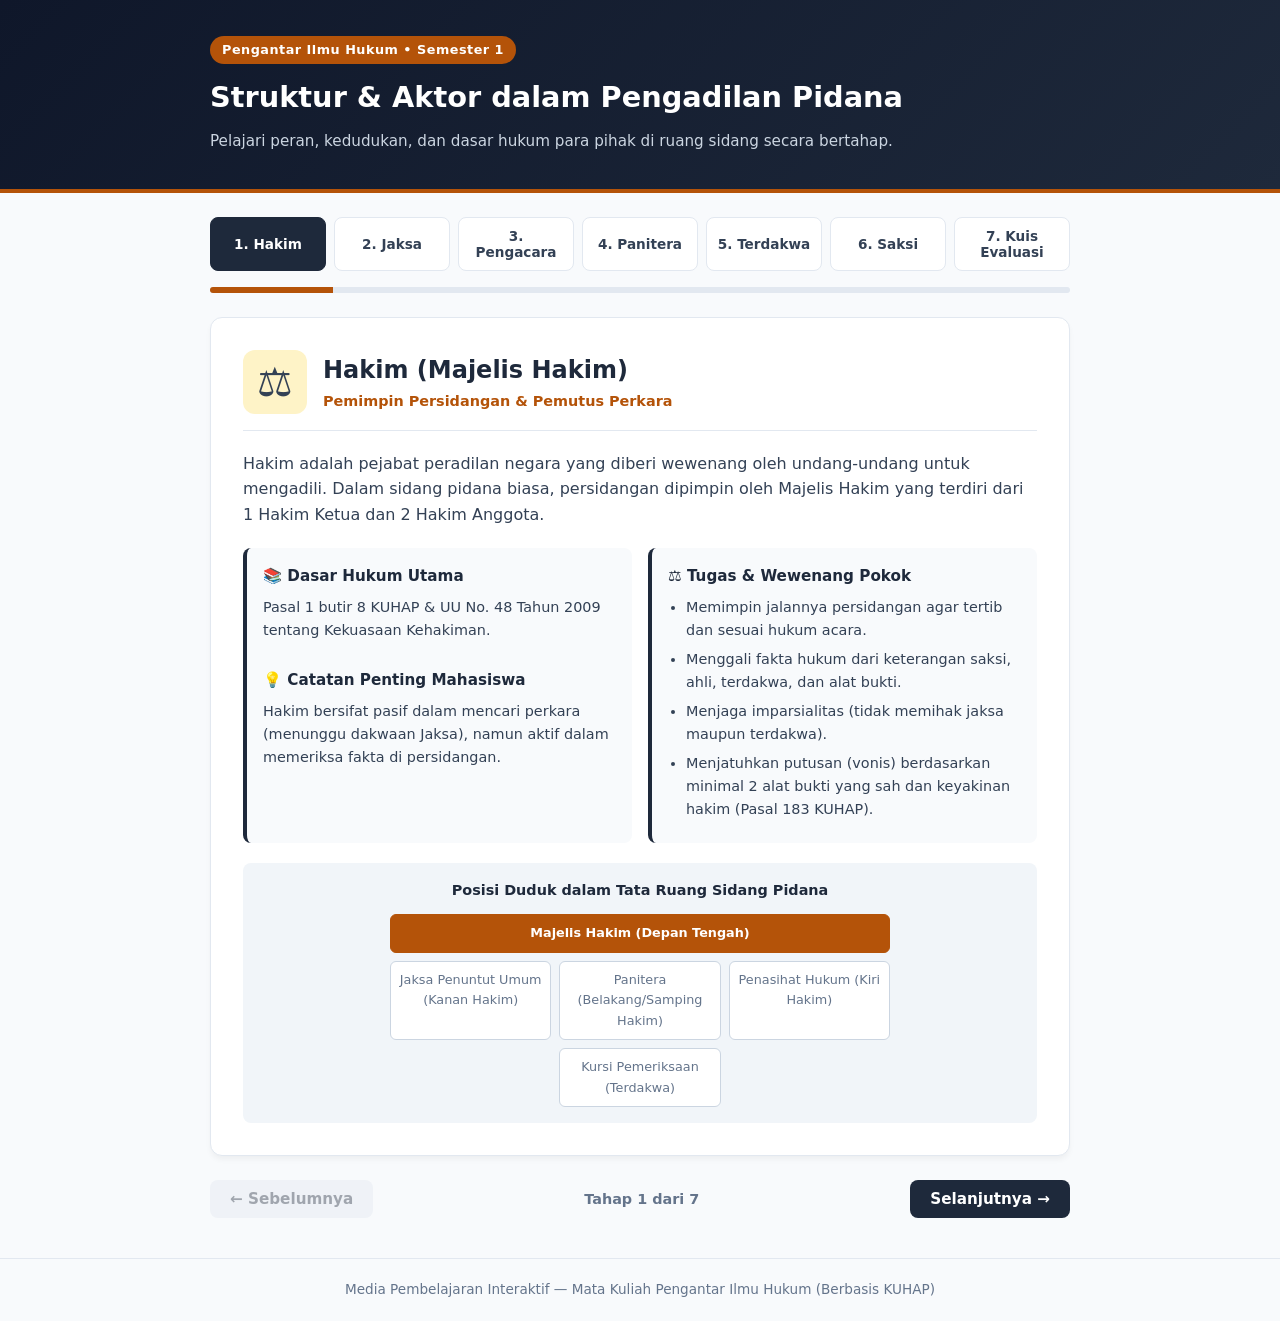
<file: index.html>
<!DOCTYPE html>
<html lang="id">
<head>
    <meta charset="UTF-8">
    <meta name="viewport" content="width=device-width, initial-scale=1.0">
    <title>Pengantar Ilmu Hukum - Struktur Pengadilan Pidana</title>
    <link rel="stylesheet" href="style.css">
</head>
<body>
    <header class="app-header">
        <div class="container">
            <span class="badge">Pengantar Ilmu Hukum • Semester 1</span>
            <h1>Struktur & Aktor dalam Pengadilan Pidana</h1>
            <p>Pelajari peran, kedudukan, dan dasar hukum para pihak di ruang sidang secara bertahap.</p>
        </div>
    </header>

    <main class="container">
        <!-- Navigasi Tahapan -->
        <nav class="stepper" id="stepper-nav">
            <!-- Tombol tahap akan di-generate oleh JavaScript -->
        </nav>

        <!-- Progress Bar -->
        <div class="progress-container">
            <div class="progress-bar" id="progress-bar"></div>
        </div>

        <!-- Area Konten Utama -->
        <section class="card content-area" id="content-area">
            <!-- Materi dinamis akan tampil di sini -->
        </section>

        <!-- Tombol Navigasi Bawah -->
        <div class="nav-controls" id="nav-controls">
            <button id="btn-prev" class="btn btn-secondary" disabled>← Sebelumnya</button>
            <span id="step-indicator" class="step-text">Tahap 1 dari 7</span>
            <button id="btn-next" class="btn btn-primary">Selanjutnya →</button>
        </div>
    </main>

    <footer class="app-footer">
        <p>Media Pembelajaran Interaktif — Mata Kuliah Pengantar Ilmu Hukum (Berbasis KUHAP)</p>
    </footer>

    <script src="script.js"></script>
</body>
</html>
</file>
<file: style.css>
:root {
    --primary: #1e293b;      /* Biru gelap formal khas hukum */
    --accent: #b45309;       /* Emas/perunggu klasik */
    --accent-light: #fef3c7;
    --bg: #f8fafc;
    --card-bg: #ffffff;
    --text: #334155;
    --border: #e2e8f0;
    --success: #15803d;
    --danger: #b91c1c;
}

* {
    box-sizing: border-box;
    margin: 0;
    padding: 0;
    font-family: 'Segoe UI', system-ui, -apple-system, sans-serif;
}

body {
    background-color: var(--bg);
    color: var(--text);
    line-height: 1.6;
    display: flex;
    flex-direction: column;
    min-height: 100vh;
}

.container {
    width: 100%;
    max-width: 900px;
    margin: 0 auto;
    padding: 0 20px;
}

/* Header */
.app-header {
    background: linear-gradient(135deg, #0f172a 0%, #1e293b 100%);
    color: white;
    padding: 36px 0;
    border-bottom: 4px solid var(--accent);
    margin-bottom: 24px;
}

.badge {
    display: inline-block;
    background-color: var(--accent);
    color: white;
    font-size: 0.8rem;
    font-weight: 600;
    padding: 4px 12px;
    border-radius: 20px;
    margin-bottom: 10px;
    letter-spacing: 0.5px;
}

.app-header h1 {
    font-size: 1.8rem;
    margin-bottom: 8px;
}

.app-header p {
    color: #cbd5e1;
    font-size: 0.95rem;
}

/* Stepper Navigation */
.stepper {
    display: flex;
    flex-wrap: wrap;
    gap: 8px;
    margin-bottom: 16px;
}

.step-btn {
    flex: 1;
    min-width: 110px;
    padding: 10px 8px;
    background: var(--card-bg);
    border: 1px solid var(--border);
    border-radius: 8px;
    font-size: 0.85rem;
    font-weight: 600;
    color: var(--text);
    cursor: pointer;
    transition: all 0.2s;
    text-align: center;
}

.step-btn:hover {
    border-color: var(--accent);
}

.step-btn.active {
    background: var(--primary);
    color: white;
    border-color: var(--primary);
}

.step-btn.completed {
    border-bottom: 3px solid var(--success);
}

/* Progress Bar */
.progress-container {
    width: 100%;
    height: 6px;
    background-color: var(--border);
    border-radius: 4px;
    overflow: hidden;
    margin-bottom: 24px;
}

.progress-bar {
    height: 100%;
    background-color: var(--accent);
    width: 0%;
    transition: width 0.3s ease;
}

/* Card & Content */
.card {
    background: var(--card-bg);
    border-radius: 12px;
    padding: 32px;
    box-shadow: 0 4px 6px -1px rgba(0, 0, 0, 0.05);
    border: 1px solid var(--border);
    margin-bottom: 24px;
}

.actor-header {
    display: flex;
    align-items: center;
    gap: 16px;
    margin-bottom: 20px;
    padding-bottom: 16px;
    border-bottom: 1px solid var(--border);
}

.actor-icon {
    font-size: 2.5rem;
    background: var(--accent-light);
    width: 64px;
    height: 64px;
    display: flex;
    align-items: center;
    justify-content: center;
    border-radius: 12px;
}

.actor-title h2 {
    color: var(--primary);
    font-size: 1.5rem;
}

.actor-subtitle {
    color: var(--accent);
    font-weight: 600;
    font-size: 0.9rem;
}

.info-grid {
    display: grid;
    grid-template-columns: 1fr 1fr;
    gap: 16px;
    margin: 20px 0;
}

.info-box {
    background: var(--bg);
    padding: 16px;
    border-radius: 8px;
    border-left: 4px solid var(--primary);
}

.info-box h4 {
    color: var(--primary);
    margin-bottom: 8px;
    font-size: 0.95rem;
}

.info-box ul {
    padding-left: 18px;
    font-size: 0.9rem;
}

.info-box li {
    margin-bottom: 6px;
}

.courtroom-map {
    background: #f1f5f9;
    padding: 16px;
    border-radius: 8px;
    margin-top: 20px;
    text-align: center;
}

.courtroom-map h4 {
    margin-bottom: 12px;
    font-size: 0.9rem;
    color: var(--primary);
}

.map-diagram {
    display: grid;
    grid-template-columns: repeat(3, 1fr);
    gap: 8px;
    max-width: 500px;
    margin: 0 auto;
}

.seat {
    padding: 8px;
    background: white;
    border: 1px solid #cbd5e1;
    border-radius: 6px;
    font-size: 0.8rem;
    color: #64748b;
}

.seat.highlight {
    background: var(--accent);
    color: white;
    font-weight: bold;
    border-color: var(--accent);
}

.seat.judge-seat {
    grid-column: span 3;
}

.seat.witness-seat {
    grid-column: 2;
}

/* Controls */
.nav-controls {
    display: flex;
    justify-content: space-between;
    align-items: center;
    margin-bottom: 40px;
}

.btn {
    padding: 10px 20px;
    border-radius: 8px;
    border: none;
    font-weight: 600;
    cursor: pointer;
    font-size: 0.95rem;
    transition: opacity 0.2s;
}

.btn:disabled {
    opacity: 0.4;
    cursor: not-allowed;
}

.btn-primary {
    background-color: var(--primary);
    color: white;
}

.btn-secondary {
    background-color: #e2e8f0;
    color: var(--primary);
}

.step-text {
    font-weight: 600;
    font-size: 0.9rem;
    color: #64748b;
}

/* Kuis */
.quiz-item {
    margin-bottom: 24px;
    padding-bottom: 16px;
    border-bottom: 1px solid var(--border);
}

.quiz-question {
    font-weight: 600;
    margin-bottom: 12px;
    color: var(--primary);
}

.quiz-options label {
    display: block;
    padding: 10px 14px;
    margin-bottom: 8px;
    background: var(--bg);
    border: 1px solid var(--border);
    border-radius: 6px;
    cursor: pointer;
    font-size: 0.92rem;
}

.quiz-options label:hover {
    background: #e2e8f0;
}

.quiz-feedback {
    margin-top: 8px;
    font-size: 0.88rem;
    padding: 8px 12px;
    border-radius: 6px;
    display: none;
}

.quiz-feedback.correct {
    background: #dcfce7;
    color: var(--success);
    display: block;
}

.quiz-feedback.wrong {
    background: #fee2e2;
    color: var(--danger);
    display: block;
}

.app-footer {
    margin-top: auto;
    text-align: center;
    padding: 20px;
    font-size: 0.85rem;
    color: #64748b;
    border-top: 1px solid var(--border);
}

@media (max-width: 640px) {
    .info-grid {
        grid-template-columns: 1fr;
    }
    .card {
        padding: 20px;
    }
}
</file>
